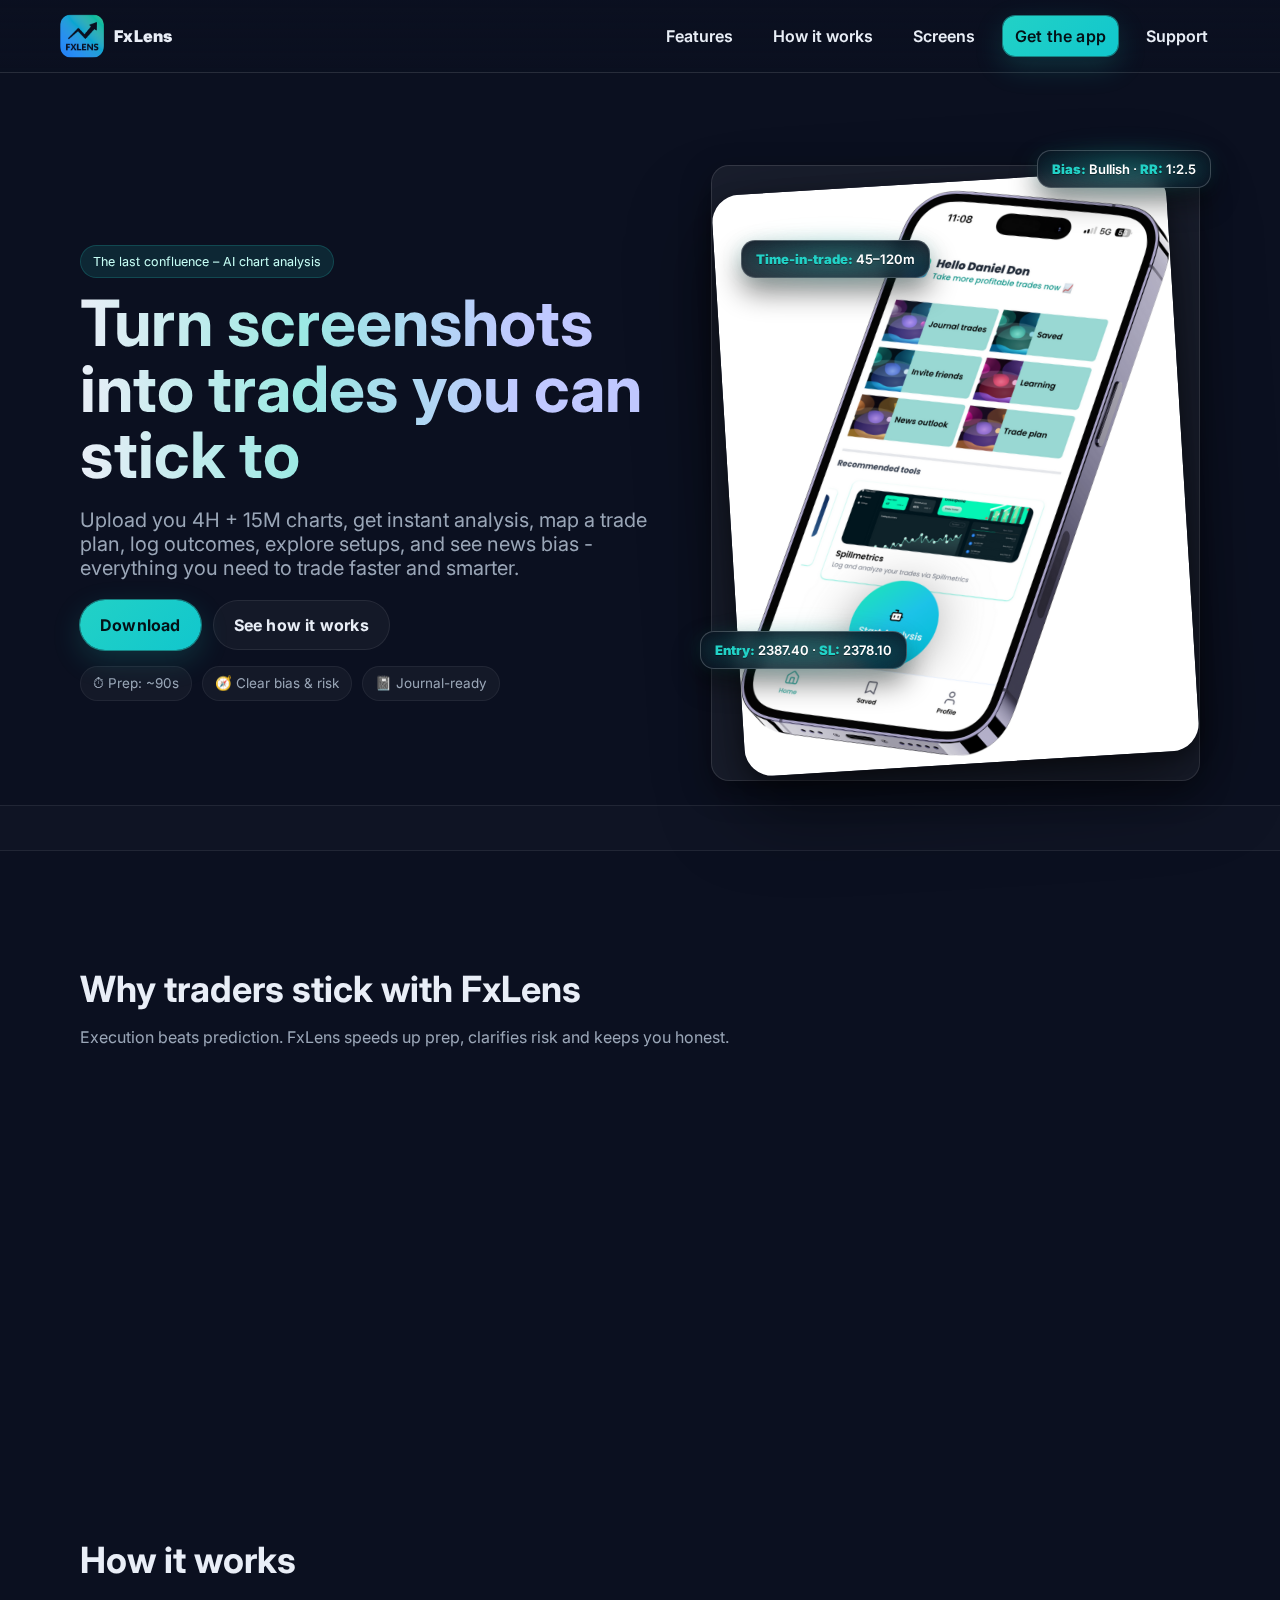
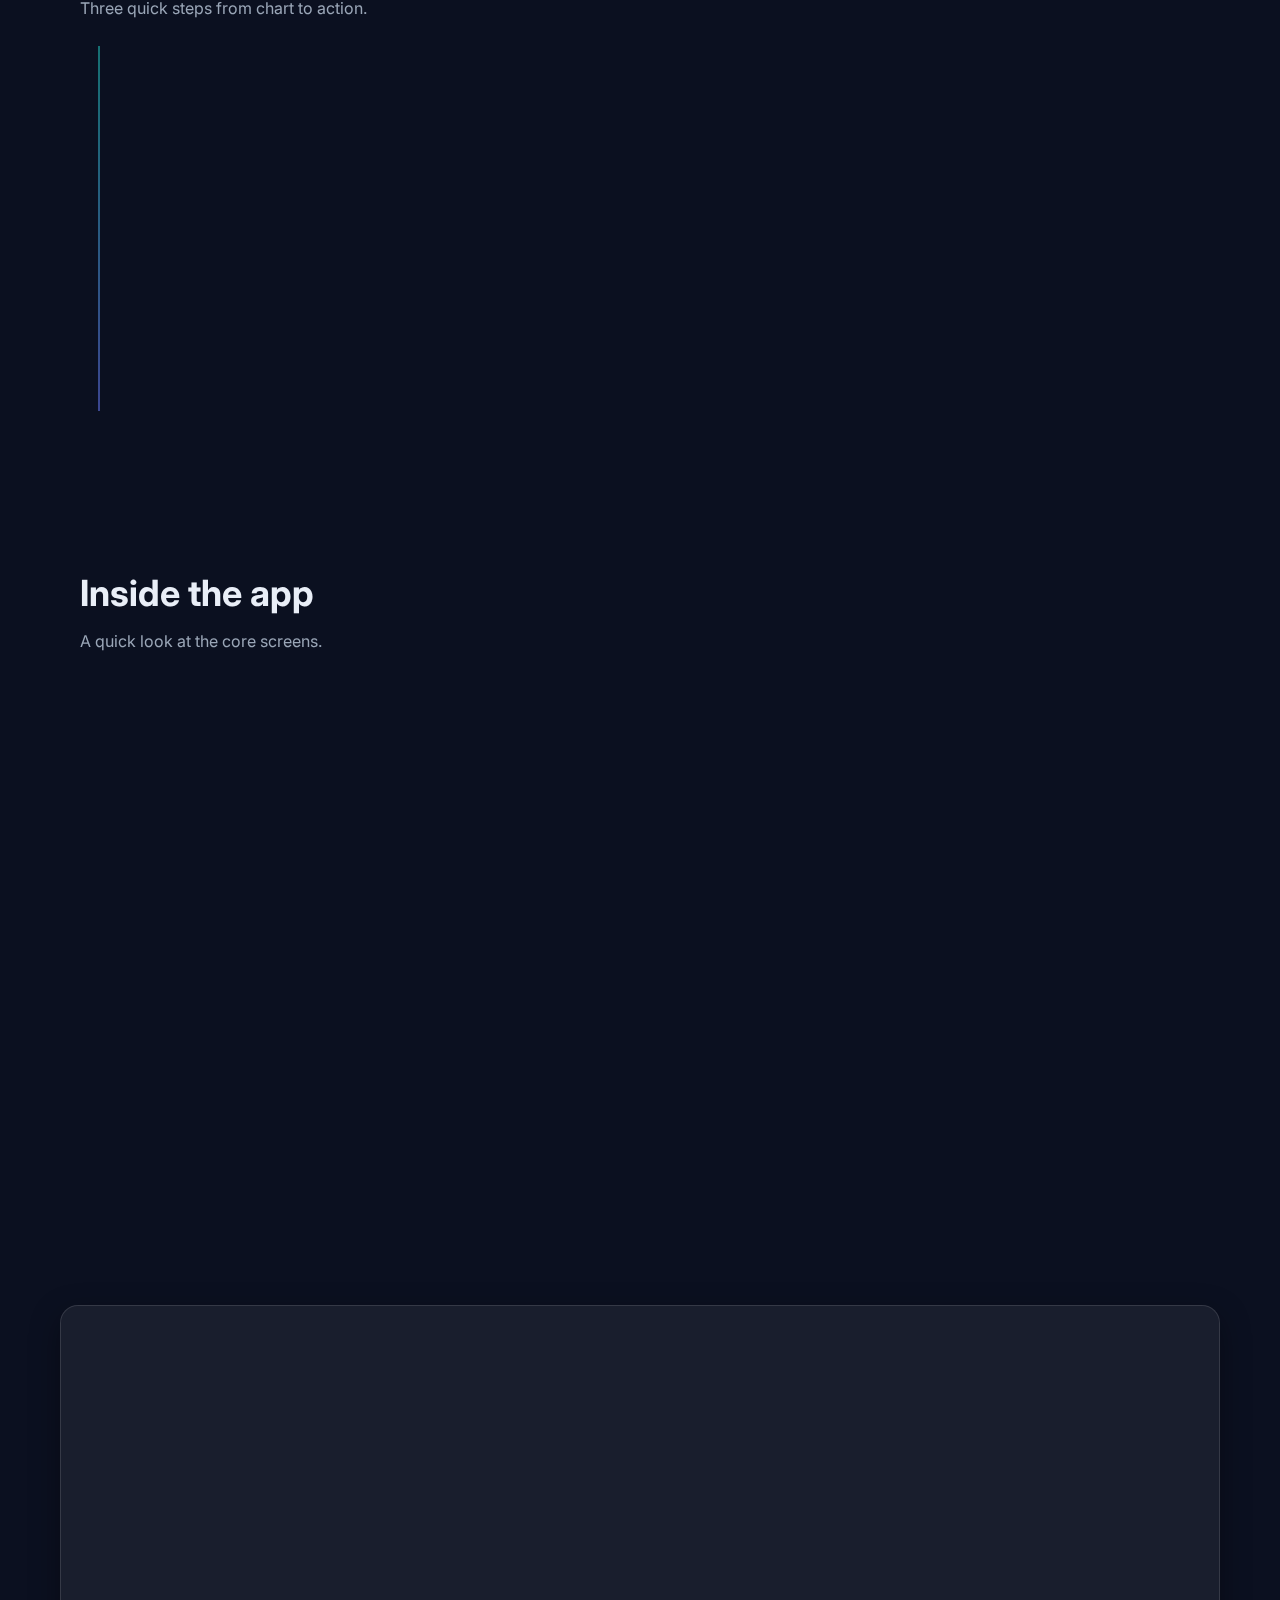
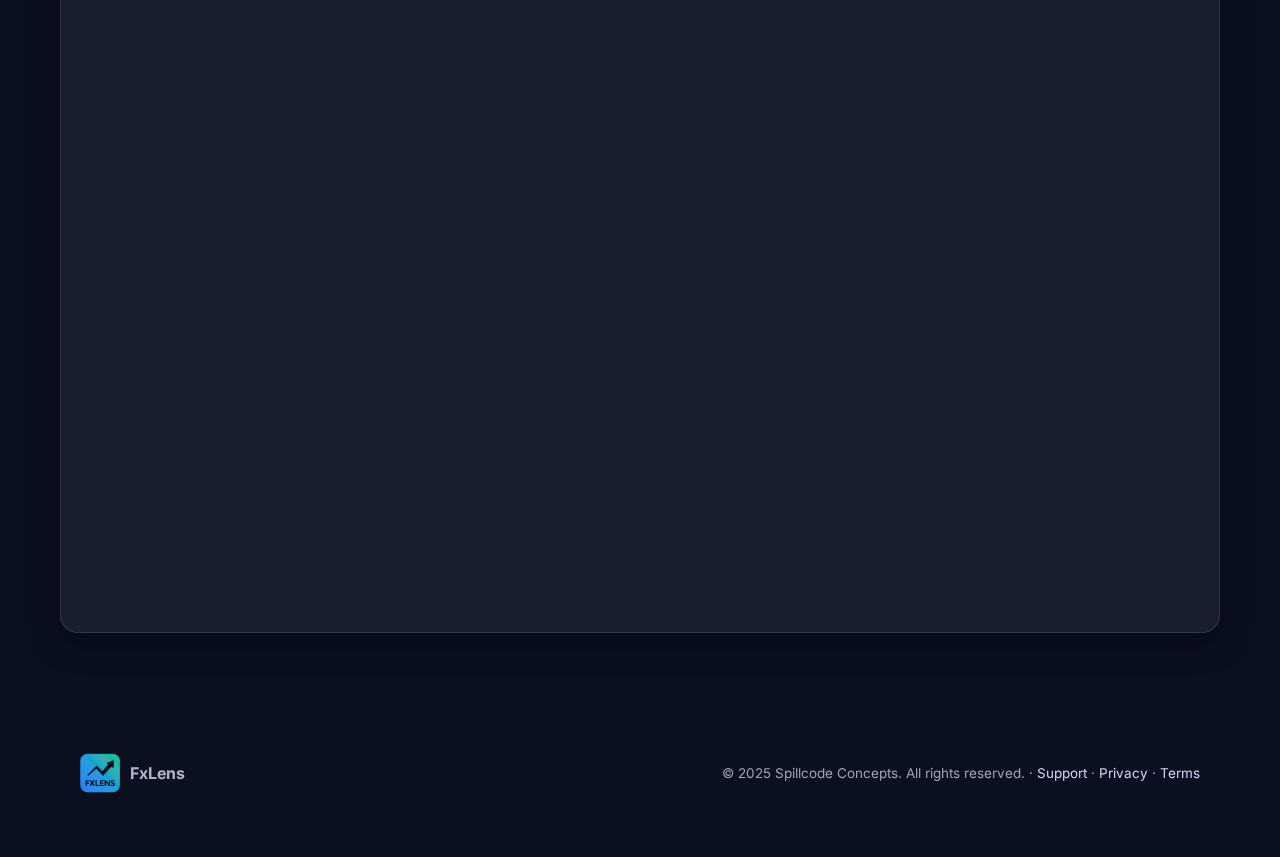
<file: index.html>
<!DOCTYPE html>
<html lang="en">
  <head>
    <!-- Essential Meta -->
    <meta charset="utf-8" />
    <meta name="viewport" content="width=device-width, initial-scale=1" />
    <title>FxLens – The last confluence | AI Forex Analysis App</title>
    <meta
      name="description"
      content="FxLens is the Shazam for trading. Instantly turn chart screenshots into smart, risk-first trade plans. Get AI analysis, news bias, journaling, trade planning and more – in under 30 seconds."
    />
    <meta
      name="keywords"
      content="FxLens, FxLens app, Shazam for trading, trading AI, AI forex analysis, forex journaling, trade plans, AI trading tools, forex calendar news, forex bias analysis, FxLens download"
    />
    <meta name="theme-color" content="#0B1020" />

    <!-- Open Graph / Social Sharing -->
    <meta
      property="og:title"
      content="FxLens – Shazam for Trading | AI Forex Analysis App"
    />
    <meta
      property="og:description"
      content="Turn your chart screenshots into clear, AI-powered trade plans in seconds. FxLens: smart forex analysis, trade journaling, and news bias all in one app."
    />
    <meta property="og:type" content="website" />
    <meta property="og:url" content="https://fxlens.app" />
    <meta property="og:image" content="https://fxlens.app/fxlens_icon.png" />
    <!-- replace with actual OG image -->

    <!-- Twitter Card -->
    <meta name="twitter:card" content="summary_large_image" />
    <meta
      name="twitter:title"
      content="FxLens – Shazam for Trading | AI Forex Analysis App"
    />
    <meta
      name="twitter:description"
      content="AI forex app that converts screenshots into smart trade plans. Shazam for trading, in your pocket."
    />
    <meta name="twitter:image" content="https://fxlens.app/fxlens_icon.png" />
    <!-- replace with actual Twitter image -->

    <!-- iOS Smart App Banner -->
    <meta name="apple-itunes-app" content="app-id=6748287547" />

    <!-- App Links (iOS) -->
    <meta property="al:ios:app_store_id" content="6748287547" />
    <meta property="al:ios:app_name" content="FxLens" />
    <meta property="al:ios:url" content="fxlens://open" />

    <!-- Canonical -->
    <link rel="canonical" href="https://fxlens.app" />

    <!-- Fonts -->
    <link rel="preconnect" href="https://fonts.googleapis.com" />
    <link rel="preconnect" href="https://fonts.gstatic.com" crossorigin />
    <link
      href="https://fonts.googleapis.com/css2?family=Inter:wght@400;500;600;700;800&display=swap"
      rel="stylesheet"
    />

    <!-- Favicon -->
    <link rel="icon" type="image/x-icon" href="/favicon.ico" />

    <!-- Organization -->
    <script type="application/ld+json">
      {
        "@context": "https://schema.org",
        "@type": "Organization",
        "name": "FxLens",
        "url": "https://fxlens.app",
        "logo": "https://fxlens.app/fxlens_icon.png",
        "sameAs": [
          "https://apps.apple.com/ng/app/fxlens-save-charting-time/id6748287547"
        ],
        "brand": { "@type": "Brand", "name": "FxLens" }
      }
    </script>

    <!-- Website -->
    <script type="application/ld+json">
      {
        "@context": "https://schema.org",
        "@type": "WebSite",
        "name": "FxLens",
        "url": "https://fxlens.app",
        "potentialAction": {
          "@type": "SearchAction",
          "target": "https://fxlens.app/search?q={search_term_string}",
          "query-input": "required name=search_term_string"
        }
      }
    </script>

    <!-- Mobile App / SoftwareApplication -->
    <script type="application/ld+json">
      {
        "@context": "https://schema.org",
        "@type": ["SoftwareApplication", "MobileApplication"],
        "name": "FxLens",
        "alternateName": "Shazam for Trading",
        "url": "https://fxlens.app",
        "image": "https://fxlens.app/fxlens_icon.png",
        "screenshot": [
          "https://fxlens.app/screenshots/1.jpg",
          "https://fxlens.app/screenshots/2.jpg",
          "https://fxlens.app/screenshots/3.jpg"
        ],
        "operatingSystem": "iOS",
        "applicationCategory": "FinanceApplication",
        "inLanguage": ["en"],
        "isAccessibleForFree": true,
        "downloadUrl": "https://apps.apple.com/ng/app/fxlens-save-charting-time/id6748287547",
        "installUrl": "https://apps.apple.com/ng/app/fxlens-save-charting-time/id6748287547",
        "offers": {
          "@type": "Offer",
          "url": "https://apps.apple.com/ng/app/fxlens-save-charting-time/id6748287547",
          "price": "0",
          "priceCurrency": "USD",
          "category": "Free",
          "availability": "https://schema.org/InStock"
        },
        "publisher": { "@type": "Organization", "name": "Spillmetrics" },
        "description": "FxLens is the Shazam for trading. Turn chart screenshots into clear, risk-first trade plans in seconds—AI analysis, news bias, journaling, and more.",
        "keywords": [
          "FxLens",
          "FxLens app",
          "Shazam for trading",
          "trading AI",
          "AI forex analysis",
          "AI trade analysis",
          "trade journaling",
          "forex news bias",
          "trade plan generator",
          "forex trading app"
        ],
        "featureList": [
          "Screenshot-to-trade-plan in under 30 seconds",
          "4H + 15M multi-timeframe AI analysis",
          "Directional bias, entry, SL/TP, and risk-reward",
          "News bias insights and event context",
          "Built-in journaling and performance tracking"
        ],
        "sameAs": [
          "https://apps.apple.com/ng/app/fxlens-save-charting-time/id6748287547"
        ]
      }
    </script>

    <style>
      :root {
        --bg: #0b1020;
        --surface: #0f162f;
        --card: #121a36;
        --text: #e9eef7;
        --muted: #9aa6b7;
        --brand: #22d1c6;
        --brand2: #00bcd4;
        --accent: #6b7cff;
        --radius: 18px;
        --shadow: 0 10px 30px rgba(0, 0, 0, 0.35);
        --glass: rgba(255, 255, 255, 0.06);
        --glass-b: 1px solid rgba(255, 255, 255, 0.12);
      }
      * {
        box-sizing: border-box;
      }
      html,
      body {
        margin: 0;
        background: var(--bg);
        color: var(--text);
        font-family: Inter, system-ui, -apple-system, Segoe UI, Roboto, Ubuntu,
          Cantarell, Helvetica Neue, Arial;
      }
      a {
        text-decoration: none;
        color: inherit;
      }
      img {
        display: block;
        max-width: 100%;
        height: auto;
      }
      .container {
        max-width: 1160px;
        margin: 0 auto;
        padding: 0 20px;
      }

      /* Ambient scene */
      .scene {
        position: fixed;
        inset: 0;
        z-index: -2;
        pointer-events: none;
      }
      .mesh {
        position: absolute;
        inset: -20% -20% auto -20%;
        height: 72vh;
        filter: blur(42px) saturate(120%);
        opacity: 0.95;
        background: radial-gradient(
            900px 420px at 12% 18%,
            rgba(34, 209, 198, 0.22),
            transparent 60%
          ),
          radial-gradient(
            800px 360px at 88% 10%,
            rgba(107, 124, 255, 0.2),
            transparent 60%
          ),
          radial-gradient(
            900px 420px at 50% 115%,
            rgba(0, 188, 212, 0.22),
            transparent 60%
          );
      }
      .gridlines {
        position: absolute;
        inset: 0;
        opacity: 0.06;
        background: linear-gradient(
              rgba(255, 255, 255, 0.05) 1px,
              transparent 1px
            )
            0 0/24px 24px,
          linear-gradient(90deg, rgba(255, 255, 255, 0.05) 1px, transparent 1px)
            0 0/24px 24px;
      }
      .grain {
        position: absolute;
        inset: 0;
        opacity: 0.06;
        background-image: url("data:image/svg+xml,%3Csvg xmlns='http://www.w3.org/2000/svg' width='120' height='120'%3E%3Cfilter id='n'%3E%3CfeTurbulence type='fractalNoise' baseFrequency='.9' numOctaves='2' stitchTiles='stitch'/%3E%3C/filter%3E%3Crect width='100%25' height='100%25' filter='url(%23n)' opacity='.5'/%3E%3C/svg%3E");
      }
      .beam {
        position: absolute;
        left: -10%;
        right: -10%;
        top: 0;
        height: 2px;
        background: linear-gradient(
          90deg,
          transparent,
          rgba(34, 209, 198, 0.6),
          transparent
        );
        filter: blur(1px);
        opacity: 0.6;
        animation: sweep 8s linear infinite;
      }
      @keyframes sweep {
        from {
          transform: translateX(-30%) translateY(0);
        }
        to {
          transform: translateX(30%) translateY(120vh);
        }
      }
      @media (prefers-reduced-motion: reduce) {
        .beam {
          display: none;
        }
      }

      /* Nav (keeps your external behaviors) */
      .nav {
        position: sticky;
        top: 0;
        z-index: 50;
        backdrop-filter: blur(10px);
        background: linear-gradient(
          180deg,
          rgba(11, 16, 32, 0.85),
          rgba(11, 16, 32, 0.55)
        );
        border-bottom: 1px solid rgba(255, 255, 255, 0.12);
      }
      .nav-inner {
        display: flex;
        align-items: center;
        justify-content: space-between;
        padding: 14px 0;
        gap: 12px;
      }
      .brand {
        display: flex;
        align-items: center;
        gap: 10px;
        font-weight: 800;
        letter-spacing: 0.3px;
      }
      .nav-links {
        display: flex;
        align-items: center;
        gap: 16px;
      }
      .nav-links a {
        padding: 10px 12px;
        border-radius: 12px;
        font-weight: 600;
      }
      .nav-links a:hover {
        background: rgba(255, 255, 255, 0.06);
      }
      .nav-toggle {
        display: none;
        background: transparent;
        border: 1px solid rgba(255, 255, 255, 0.18);
        border-radius: 10px;
        padding: 8px 10px;
        color: #e9eef7;
      }
      .nav-toggle svg {
        width: 22px;
        height: 22px;
      }
      @media (max-width: 860px) {
        .nav {
          padding: 0 20px;
        }
        .nav-toggle {
          display: inline-flex;
          align-items: center;
          justify-content: center;
        }
        .nav-links {
          position: fixed;
          top: 64px;
          right: 16px;
          left: 16px;
          flex-direction: column;
          align-items: stretch;
          gap: 8px;
          background: rgba(13, 18, 38, 0.9);
          border: 1px solid rgba(255, 255, 255, 0.12);
          border-radius: 16px;
          padding: 12px;
          box-shadow: 0 10px 30px rgba(0, 0, 0, 0.35);
          transform: translateY(-12px);
          opacity: 0;
          pointer-events: none;
          transition: opacity 0.18s ease, transform 0.18s ease;
        }
        .nav-links.open {
          opacity: 1;
          transform: translateY(0);
          pointer-events: auto;
        }
        .nav-links a {
          background: rgba(255, 255, 255, 0.04);
        }
        .nav-links a.btn-primary {
          text-align: center;
        }
      }

      /* Buttons */
      .btn {
        display: inline-flex;
        align-items: center;
        gap: 10px;
        padding: 14px 20px;
        border-radius: 999px;
        font-weight: 700;
        letter-spacing: 0.2px;
        border: 0;
        cursor: pointer;
        position: relative;
        transition: transform 0.08s ease, filter 0.2s ease;
      }
      .btn:hover {
        filter: brightness(1.05);
      }
      .btn:active {
        transform: translateY(1px) scale(0.99);
      }
      .btn-primary {
        color: #041016;
        background: linear-gradient(135deg, var(--brand), var(--brand2));
        background-size: 200% 200%;
        animation: gradShift 8s ease infinite;
        box-shadow: 0 0 0 1px rgba(34, 209, 198, 0.55),
          0 10px 30px rgba(34, 209, 198, 0.18);
      }
      .btn-outline {
        background: transparent;
        border: 1px solid rgba(255, 255, 255, 0.18);
        color: var(--text);
      }
      .btn-ghost {
        background: rgba(255, 255, 255, 0.04);
        border: 1px solid rgba(255, 255, 255, 0.08);
        color: var(--text);
      }
      @keyframes gradShift {
        0% {
          background-position: 0% 50%;
        }
        50% {
          background-position: 100% 50%;
        }
        100% {
          background-position: 0% 50%;
        }
      }

      /* Sections */
      .section {
        padding: 80px 0;
      }
      .section-title {
        font-size: clamp(26px, 3.4vw, 36px);
        margin: 0 0 12px;
      }
      .section-sub {
        color: var(--muted);
        margin-bottom: 28px;
      }

      /* Hero */
      .hero {
        padding: 92px 0 36px;
      }
      .hero-grid {
        display: grid;
        grid-template-columns: 1.2fr 1fr;
        gap: 44px;
        align-items: center;
      }
      .kicker {
        display: inline-flex;
        align-items: center;
        gap: 10px;
        font-size: 12.5px;
        padding: 8px 12px;
        border-radius: 999px;
        background: rgba(34, 209, 198, 0.12);
        border: 1px solid rgba(34, 209, 198, 0.2);
        color: #c7fff6;
      }
      h1 {
        font-size: clamp(36px, 5.6vw, 64px);
        line-height: 1.03;
        margin: 12px 0;
      }
      .title {
        background: linear-gradient(90deg, #e9eef7, #9be9e3 38%, #c0c8ff 75%);
        -webkit-background-clip: text;
        background-clip: text;
        color: transparent;
      }
      .lead {
        font-size: clamp(16px, 2.1vw, 20px);
        color: var(--muted);
        max-width: 62ch;
      }
      .hero-ctas {
        display: flex;
        flex-wrap: wrap;
        gap: 12px;
        margin-top: 20px;
      }
      .proof {
        display: flex;
        gap: 10px;
        flex-wrap: wrap;
        margin-top: 16px;
        font-size: 13.5px;
        color: var(--muted);
      }
      .chip {
        display: inline-flex;
        align-items: center;
        gap: 8px;
        padding: 8px 12px;
        border-radius: 999px;
        background: rgba(255, 255, 255, 0.04);
        border: 1px solid rgba(255, 255, 255, 0.06);
      }

      .mockwrap {
        position: relative;
        padding: 16px;
        border-radius: var(--radius);
        background: var(--glass);
        border: var(--glass-b);
        box-shadow: var(--shadow);
        overflow: visible;
      }
      .mock {
        width: 100%;
        border-radius: 28px;
        box-shadow: 0 30px 80px rgba(0, 0, 0, 0.55),
          0 6px 18px rgba(0, 0, 0, 0.35);
        transform: rotate(-3.5deg);
      }

      /* Floating chips: add edge glow + readable contrast + motion */
      .float {
        position: absolute;
        z-index: 2;
        padding: 10px 14px;
        border-radius: 14px;
        font-size: 13px;
        font-weight: 600;
        color: #fff;
        border: 1px solid rgba(255, 255, 255, 0.22);
        background: linear-gradient(
          180deg,
          rgba(10, 14, 28, 0.93),
          rgba(10, 14, 28, 0.86)
        );
        backdrop-filter: blur(8px) saturate(140%);
        box-shadow: 0 14px 28px rgba(0, 0, 0, 0.48);
        text-shadow: 0 1px 0 rgba(0, 0, 0, 0.4);
      }
      /* inner glow */
      .float::before {
        content: "";
        position: absolute;
        inset: -2px;
        border-radius: inherit;
        pointer-events: none;
        background: radial-gradient(
          120% 120% at 50% 50%,
          rgba(34, 209, 198, 0.55),
          transparent 60%
        );
        filter: blur(8px);
        opacity: 0.45;
        z-index: -1;
      }
      /* outer ambient glow */
      .float::after {
        content: "";
        position: absolute;
        inset: -8px;
        border-radius: inherit;
        pointer-events: none;
        background: radial-gradient(
          100% 100% at 50% 50%,
          rgba(34, 209, 198, 0.25),
          transparent 60%
        );
        filter: blur(12px);
        opacity: 0.55;
        z-index: -2;
      }
      .float b {
        color: var(--brand);
      }

      /* placement */
      .f1 {
        top: -16px;
        right: -12px;
      }
      .f2 {
        bottom: 18%;
        left: -12px;
      }
      .f3 {
        top: 12%;
        left: 6%;
      }

      /* bobbing motion */
      @keyframes bob {
        0%,
        100% {
          transform: translateY(0);
        }
        50% {
          transform: translateY(-6px);
        }
      }
      .f1 {
        animation: bob 6s ease-in-out infinite;
      }
      .f2 {
        animation: bob 7s ease-in-out -1s infinite;
      }
      .f3 {
        animation: bob 8s ease-in-out -2s infinite;
      }

      /* ROI ticker */
      .ticker {
        margin: 24px 0 0;
        border-top: 1px solid rgba(255, 255, 255, 0.08);
        border-bottom: 1px solid rgba(255, 255, 255, 0.08);
        background: rgba(255, 255, 255, 0.02);
      }
      .marquee {
        display: flex;
        gap: 40px;
        white-space: nowrap;
        overflow: hidden;
      }
      .marquee p {
        display: inline-block;
        padding: 12px 0;
        margin: 0;
        opacity: 0.9;
      }
      .marquee .gain {
        color: #8ff6d1;
      }
      .marquee .save {
        color: #b7c5ff;
      }
      .marquee-track {
        display: inline-block;
        padding-left: 100%;
        animation: scroll 22s linear infinite;
      }
      @keyframes scroll {
        to {
          transform: translateX(-100%);
        }
      }
      @media (prefers-reduced-motion: reduce) {
        .marquee-track {
          animation: none;
        }
      }

      /* Features */
      .features {
        display: grid;
        grid-template-columns: repeat(3, 1fr);
        gap: 18px;
      }
      .feature {
        position: relative;
        padding: 18px;
        border-radius: 18px;
        background: linear-gradient(
          180deg,
          rgba(255, 255, 255, 0.05),
          rgba(255, 255, 255, 0.02)
        );
        border: 1px solid rgba(255, 255, 255, 0.06);
        overflow: hidden;
      }
      .feature::before {
        content: "";
        position: absolute;
        inset: -1px;
        border-radius: 20px;
        padding: 1px;
        background: conic-gradient(
          from 180deg,
          rgba(34, 209, 198, 0.5),
          rgba(107, 124, 255, 0.5),
          rgba(34, 209, 198, 0.5)
        );
        -webkit-mask: linear-gradient(#000 0 0) content-box,
          linear-gradient(#000 0 0);
        -webkit-mask-composite: xor;
        mask-composite: exclude;
        opacity: 0;
        transition: opacity 0.25s ease;
      }
      .feature:hover::before {
        opacity: 1;
      }
      .feature h3 {
        margin: 6px 0 8px;
        font-size: 18px;
      }
      .feature p {
        color: var(--muted);
        font-size: 15px;
      }

      /* Timeline */
      .timeline {
        position: relative;
        margin-top: 20px;
      }
      .timeline::before {
        content: "";
        position: absolute;
        left: 18px;
        top: 0;
        bottom: 0;
        width: 2px;
        background: linear-gradient(var(--brand), var(--accent));
        opacity: 0.5;
      }
      .step {
        position: relative;
        display: grid;
        grid-template-columns: 36px 1fr;
        gap: 14px;
        padding: 16px 0;
      }
      .num {
        width: 36px;
        height: 36px;
        border-radius: 999px;
        display: grid;
        place-items: center;
        background: linear-gradient(135deg, var(--brand), var(--accent));
        color: #03121a;
        font-weight: 800;
        box-shadow: 0 8px 18px rgba(0, 0, 0, 0.35);
      }
      .note {
        font-size: 13.5px;
        color: var(--muted);
      }

      /* Screens */
      .gallery {
        display: grid;
        grid-template-columns: repeat(5, 1fr);
        gap: 10px;
      }
      .shot {
        border-radius: 16px;
        overflow: hidden;
        border: 1px solid rgba(255, 255, 255, 0.08);
        background: #0e1326;
        transform: translateY(0);
        transition: transform 0.25s ease, border-color 0.25s ease,
          box-shadow 0.25s ease;
      }
      .shot:hover {
        transform: translateY(-4px);
        border-color: rgba(34, 209, 198, 0.35);
        box-shadow: 0 16px 40px rgba(0, 0, 0, 0.35);
      }

      /* CTA & badges */
      .glass {
        background: var(--glass);
        border: var(--glass-b);
        border-radius: var(--radius);
        box-shadow: var(--shadow);
      }
      .cta-band {
        display: grid;
        grid-template-columns: 1.5fr 1fr;
        gap: 26px;
        align-items: center;
        padding: 22px;
      }
      .store-badge img {
        height: 55px;
        width: auto;
        display: block;
        transition: transform 0.2s ease, filter 0.2s ease;
        margin-top: 15px;
      }
      .store-badge img:hover {
        transform: scale(1.05);
        filter: brightness(1.1);
      }
      .footer {
        padding: 40px 0 64px;
        color: #aab6c8;
      }
      .footer a {
        color: #c8d6f6;
      }

      /* Reveal */
      .reveal {
        opacity: 0;
        transform: translateY(14px);
        transition: opacity 0.5s ease, transform 0.5s ease;
      }
      .reveal.is-visible {
        opacity: 1;
        transform: none;
      }

      /* Responsive layout + chip positions */
      @media (max-width: 1080px) {
        .hero-grid {
          grid-template-columns: 1fr;
        }
        .cta-band {
          grid-template-columns: 1fr;
        }
        .features {
          grid-template-columns: 1fr 1fr;
        }
        .gallery {
          grid-template-columns: repeat(2, 1fr);
        }
        /* bring chips inside edges on tablets */
        .f1 {
          top: -10px;
          right: 6px;
        }
        .f2 {
          bottom: 10%;
          left: 6px;
        }
        .f3 {
          top: auto;
          bottom: 6%;
          left: auto;
          right: 6%;
        }
      }
      @media (max-width: 680px) {
        .features {
          grid-template-columns: 1fr;
        }
        .float {
          font-size: 12px;
          padding: 8px 10px;
        }
        .f1 {
          top: -6px;
          right: 6px;
        }
        .f2 {
          bottom: 6%;
          left: 6px;
        }
        .f3 {
          bottom: 14%;
          right: 50%;
          transform: translateX(50%);
        }
      }
      @media (prefers-reduced-motion: reduce) {
        .f1,
        .f2,
        .f3 {
          animation: none;
        }
      }
    </style>
  </head>
  <body>
    <!-- Ambient background -->
    <div class="scene" aria-hidden="true">
      <div class="mesh"></div>
      <div class="beam"></div>
      <div class="gridlines"></div>
      <div class="grain"></div>
    </div>

    <!-- Nav -->
    <header class="nav" role="banner">
      <div class="container nav-inner">
        <a class="brand" href="#top" aria-label="FxLens home">
          <img
            src="fxlens_icon.png"
            alt="FxLens"
            style="width: 44px; height: 44px; border-radius: 12px"
          />
          <strong>FxLens</strong>
        </a>
        <nav class="nav-links" id="site-nav" aria-label="Primary">
          <a href="#features">Features</a>
          <a href="#how">How it works</a>
          <a href="#screens">Screens</a>
          <a href="#download" class="btn btn-primary">Get the app</a>
          <a href="support.html">Support</a>
        </nav>
        <button
          class="nav-toggle"
          aria-label="Toggle menu"
          aria-expanded="false"
        >
          <svg
            viewBox="0 0 24 24"
            fill="none"
            stroke="currentColor"
            stroke-width="2"
            aria-hidden="true"
          >
            <path d="M3 6h18M3 12h18M3 18h18" />
          </svg>
        </button>
      </div>
    </header>

    <main id="top">
      <!-- Hero -->
      <section class="hero">
        <div class="container hero-grid">
          <div class="reveal">
            <span class="kicker">The last confluence – AI chart analysis</span>
            <h1 class="title">Turn screenshots into trades you can stick to</h1>
            <p class="lead">
              Upload you 4H + 15M charts, get instant analysis, map a trade
              plan, log outcomes, explore setups, and see news bias - everything
              you need to trade faster and smarter.
            </p>
            <div class="hero-ctas">
              <a class="btn btn-primary" href="#download">Download</a>
              <a class="btn btn-ghost" href="#how">See how it works</a>
            </div>
            <div class="proof" aria-label="Reasons to trust FxLens">
              <span class="chip">⏱ Prep: ~90s</span>
              <span class="chip">🧭 Clear bias & risk</span>
              <span class="chip">📓 Journal-ready</span>
            </div>
          </div>

          <div class="mockwrap reveal">
            <img class="mock" src="mockup.png" alt="FxLens app mockup" />
            <div class="float f1"><b>Bias:</b> Bullish · <b>RR:</b> 1:2.5</div>
            <div class="float f2">
              <b>Entry:</b> 2387.40 · <b>SL:</b> 2378.10
            </div>
            <div class="float f3"><b>Time-in-trade:</b> 45–120m</div>
          </div>
        </div>

        <div class="ticker" aria-hidden="true">
          <div class="marquee">
            <div class="marquee-track">
              <p class="gain">Save ~20–45 min per setup ||</p>
              <p class="save">Journal in 1m ||</p>
              <p class="gain">Risk-first analysis keep you disciplined ||</p>
              <p class="save">Bias + Entry + SL/TP in one view</p>
            </div>
            <div class="marquee-track" aria-hidden="true">
              <p class="gain">Save ~20–45 min per setup ||</p>
              <p class="save">Journal in 1 minute ||</p>
              <p class="gain">Risk-first analysis keep you disciplined ||</p>
              <p class="save">Bias + Entry + SL/TP in one view</p>
            </div>
          </div>
        </div>
      </section>

      <!-- Features -->
      <section class="section" id="features">
        <div class="container">
          <h2 class="section-title">Why traders stick with FxLens</h2>
          <p class="section-sub">
            Execution beats prediction. FxLens speeds up prep, clarifies risk
            and keeps you honest.
          </p>
          <div class="features">
            <div class="feature reveal">
              <h3>AI chart analysis</h3>
              <p>
                Upload your 4H and 15M screenshots. Get bias, entries, SL/TP,
                RR, strength and duration in seconds.
              </p>
            </div>
            <div class="feature reveal">
              <h3>Personal trade plan</h3>
              <p>
                Set goals, risk limits, instruments and session rules. Turn
                discipline into a repeatable edge.
              </p>
            </div>
            <div class="feature reveal">
              <h3>News with AI bias</h3>
              <p>
                High-impact events explained in simple words, with directional
                bias for linked pairs.
              </p>
            </div>
            <div class="feature reveal">
              <h3>Learning library</h3>
              <p>
                Clean breakdowns of chart patterns and candlestick signals with
                real trade context.
              </p>
            </div>
            <div class="feature reveal">
              <h3>Trade journaling</h3>
              <p>
                Log setups and outcomes. Track execution quality and spot
                patterns that move your PnL.
              </p>
            </div>
            <div class="feature reveal">
              <h3>Spillmetrics ready</h3>
              <p>
                Send trades to Spillmetrics and share metrics with mentors or
                your trading circle.
              </p>
            </div>
          </div>
        </div>
      </section>

      <!-- How it works -->
      <section class="section" id="how">
        <div class="container">
          <h2 class="section-title">How it works</h2>
          <p class="section-sub">Three quick steps from chart to action.</p>
          <div class="timeline">
            <div class="step reveal">
              <div class="num">1</div>
              <div>
                <h3>Pick instrument and upload charts</h3>
                <p class="note">
                  Use clear images with visible price digits for the best
                  results.
                </p>
              </div>
            </div>
            <div class="step reveal">
              <div class="num">2</div>
              <div>
                <h3>Get a copy-and-paste analysis</h3>
                <p class="note">
                  Bias, entry, SL/TP, RR, strength and duration — ready for your
                  plan.
                </p>
              </div>
            </div>
            <div class="step reveal">
              <div class="num">3</div>
              <div>
                <h3>Execute and journal</h3>
                <p class="note">
                  Stick to your rules, track outcomes and improve with each
                  setup.
                </p>
              </div>
            </div>
          </div>
        </div>
      </section>

      <!-- Screens -->
      <section class="section" id="screens">
        <div class="container">
          <h2 class="section-title">Inside the app</h2>
          <p class="section-sub">A quick look at the core screens.</p>
          <div class="gallery">
            <div class="shot reveal">
              <img
                loading="lazy"
                src="screen-1.png"
                alt="FxLens screenshot 1"
              />
            </div>
            <div class="shot reveal">
              <img
                loading="lazy"
                src="screen-2.png"
                alt="FxLens screenshot 2"
              />
            </div>
            <div class="shot reveal">
              <img
                loading="lazy"
                src="screen-3.png"
                alt="FxLens screenshot 3"
              />
            </div>
            <div class="shot reveal">
              <img
                loading="lazy"
                src="screen-4.png"
                alt="FxLens screenshot 4"
              />
            </div>
            <div class="shot reveal">
              <img
                loading="lazy"
                src="screen-5.png"
                alt="FxLens screenshot 5"
              />
            </div>
          </div>
        </div>
      </section>

      <!-- CTA -->
      <section class="section" id="download">
        <div class="container glass">
          <div class="cta-band">
            <div class="reveal">
              <h2 class="section-title" style="margin: 0">
                Start trading with clarity
              </h2>
              <p class="section-sub" style="margin: 6px 0 16px">
                Install FxLens and make better decisions in less time. Your edge
                is discipline plus clear signals — get both in one place.
              </p>
              <div class="">
                <a
                  class="store-badge appstore"
                  href="https://apps.apple.com/ng/app/fxlens/id6748287547"
                  aria-label="Download on the App Store"
                >
                  <img
                    src="appstore_download.png"
                    alt="Download on the App Store"
                  />
                </a>
                <a
                  class="store-badge"
                  href="https://play.google.com/store/apps/details?id=com.danieldon.fxlens"
                  aria-label="Get it on Google Play"
                >
                  <img src="playstore-badge.svg" alt="Get it on Google Play" />
                </a>
              </div>
              <p class="note" style="margin-top: 10px">
                This is not financial advice. Always do your own research and
                consult a financial advisor before trading.
              </p>
            </div>
            <div class="glass reveal" style="padding: 10px">
              <img
                src="screen-2.png"
                alt="FxLens UI preview"
                style="border-radius: 14px"
              />
            </div>
          </div>
        </div>
      </section>
    </main>

    <footer class="footer">
      <div class="container">
        <div
          style="
            display: flex;
            align-items: center;
            justify-content: space-between;
            gap: 12px;
            flex-wrap: wrap;
          "
        >
          <div style="display: flex; align-items: center; gap: 10px">
            <img
              src="fxlens_icon.png"
              alt="FxLens"
              style="width: 40px; height: 40px"
            />
            <strong>FxLens</strong>
          </div>
          <div class="note">
            © 2025 Spillcode Concepts. All rights reserved. ·
            <a href="support.html">Support</a> ·
            <a
              href="https://www.privacypolicies.com/live/fb4b5873-1a47-4c89-99e1-089fafc67a75"
              target="_blank"
              rel="noopener"
              >Privacy</a
            >
            ·
            <a
              href="https://www.apple.com/legal/internet-services/itunes/dev/stdeula/"
              target="_blank"
              rel="noopener"
              >Terms</a
            >
          </div>
        </div>
      </div>
    </footer>

    <script>
      // Smooth scroll
      document.querySelectorAll('a[href^="#"]').forEach((a) => {
        a.addEventListener("click", (e) => {
          const id = a.getAttribute("href");
          if (id.length > 1) {
            e.preventDefault();
            document
              .querySelector(id)
              ?.scrollIntoView({ behavior: "smooth", block: "start" });
          }
        });
      });
      // Mobile nav
      const toggle = document.querySelector(".nav-toggle");
      const nav = document.getElementById("site-nav");
      toggle?.addEventListener("click", () => {
        const open = nav.classList.toggle("open");
        toggle.setAttribute("aria-expanded", open ? "true" : "false");
      });
      nav?.querySelectorAll("a").forEach((link) =>
        link.addEventListener("click", () => {
          if (nav.classList.contains("open")) {
            nav.classList.remove("open");
            toggle.setAttribute("aria-expanded", "false");
          }
        })
      );
      // Reveal
      const io =
        "IntersectionObserver" in window
          ? new IntersectionObserver(
              (entries) => {
                entries.forEach((entry) => {
                  if (entry.isIntersecting) {
                    entry.target.classList.add("is-visible");
                    io.unobserve(entry.target);
                  }
                });
              },
              { threshold: 0.12 }
            )
          : null;
      document.querySelectorAll(".reveal").forEach((el) => io?.observe(el));
    </script>
  </body>
</html>
</file>
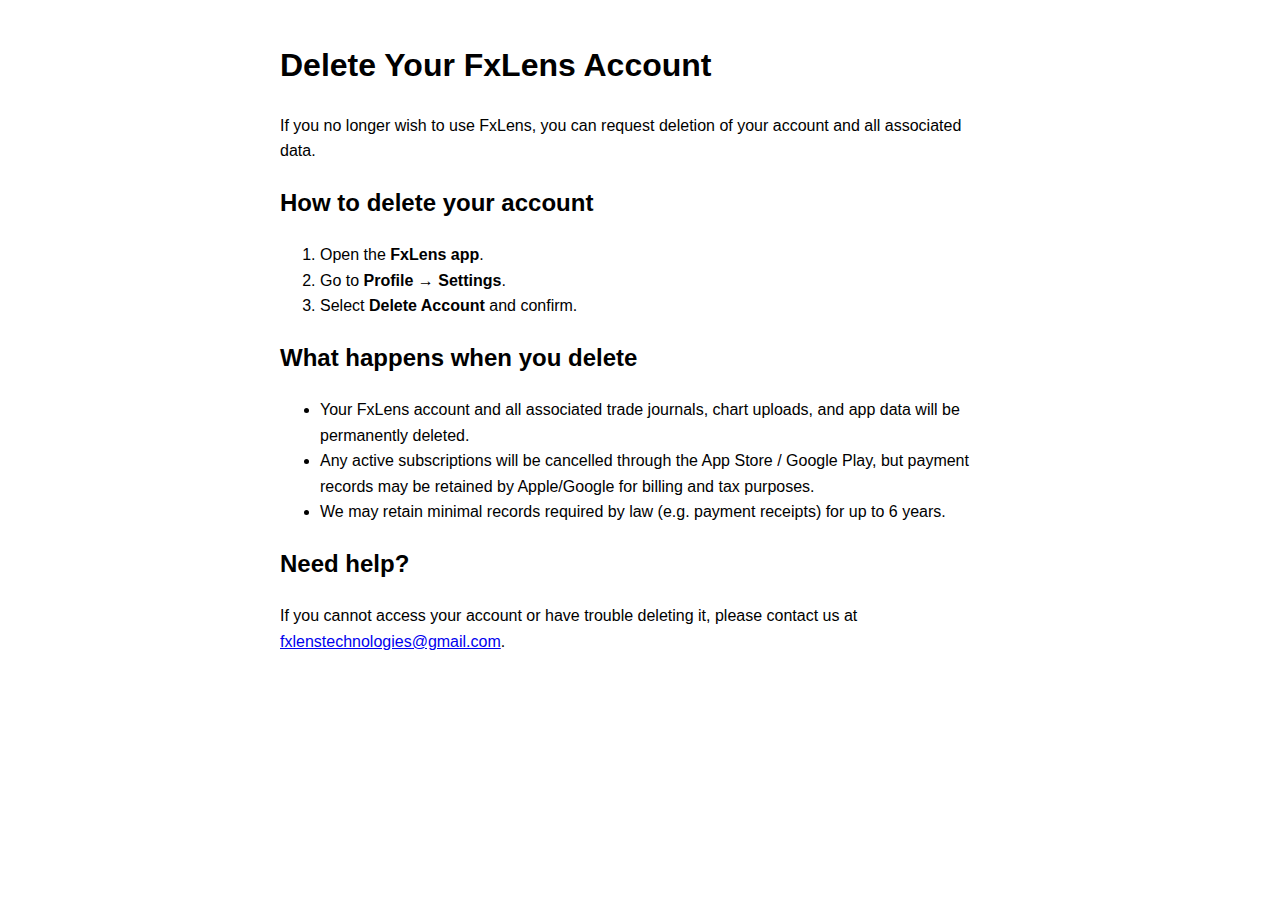
<file: delete-account/index.html>
<!doctype html>
<html lang="en">
<head>
  <meta charset="utf-8" />
  <meta name="viewport" content="width=device-width, initial-scale=1" />
  <title>Delete Your FxLens Account</title>
</head>
<body style="font-family: sans-serif; max-width: 720px; margin: 40px auto; padding: 0 16px; line-height: 1.6;">
  <h1>Delete Your FxLens Account</h1>
  <p>If you no longer wish to use FxLens, you can request deletion of your account and all associated data.</p>

  <h2>How to delete your account</h2>
  <ol>
    <li>Open the <strong>FxLens app</strong>.</li>
    <li>Go to <strong>Profile → Settings</strong>.</li>
    <li>Select <strong>Delete Account</strong> and confirm.</li>
  </ol>

  <h2>What happens when you delete</h2>
  <ul>
    <li>Your FxLens account and all associated trade journals, chart uploads, and app data will be permanently deleted.</li>
    <li>Any active subscriptions will be cancelled through the App Store / Google Play, but payment records may be retained by Apple/Google for billing and tax purposes.</li>
    <li>We may retain minimal records required by law (e.g. payment receipts) for up to 6 years.</li>
  </ul>

  <h2>Need help?</h2>
  <p>If you cannot access your account or have trouble deleting it, please contact us at 
    <a href="mailto:fxlenstechnologies@gmail.com">fxlenstechnologies@gmail.com</a>.
  </p>
</body>
</html>
</file>
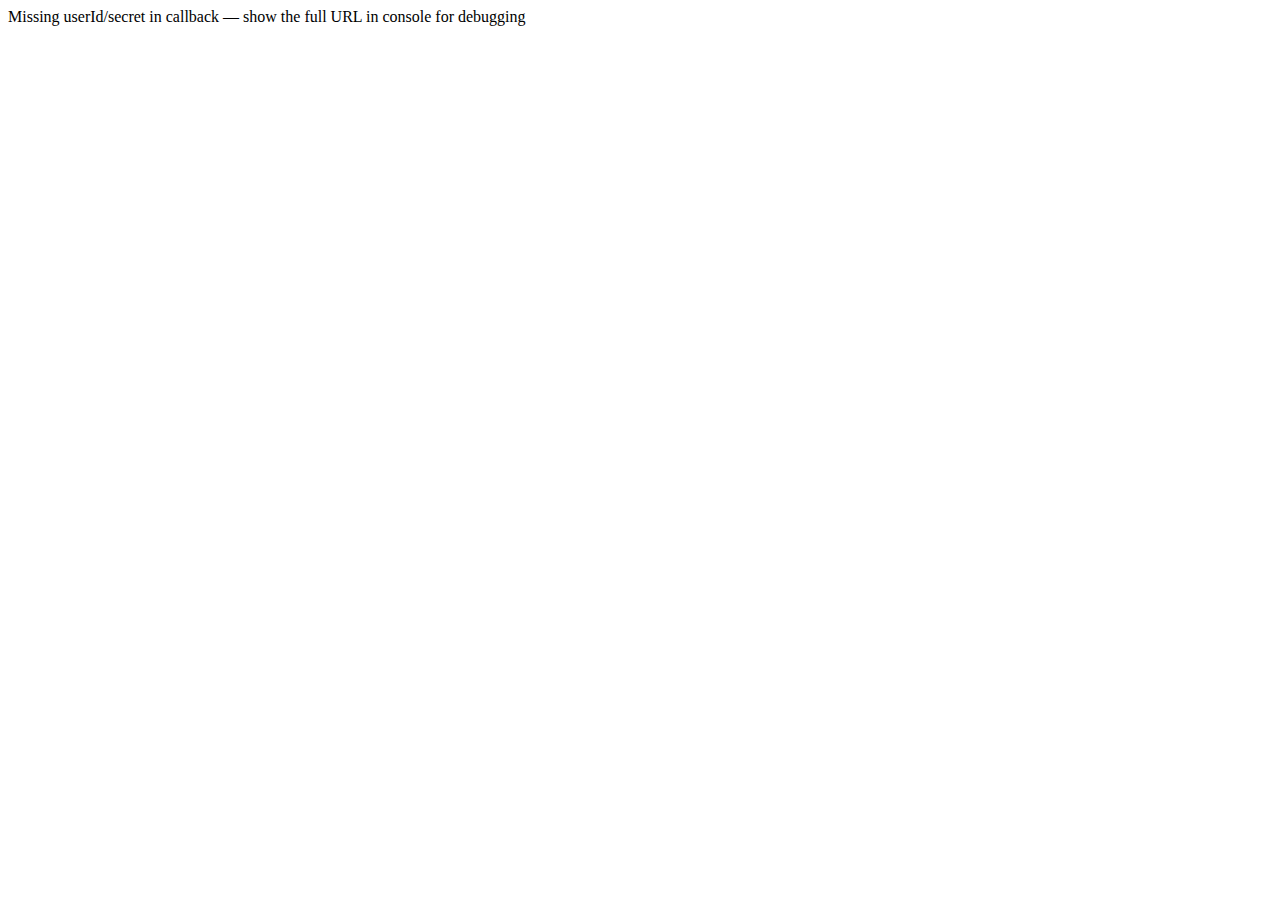
<file: oauth-redirect.html>
<!doctype html>
<html>
<head><meta charset="utf-8"/><meta name="viewport" content="width=device-width,initial-scale=1"/></head>
<body>
  <div id="status">Redirecting…</div>
  <script>
  (function () {
    const qs = new URLSearchParams(window.location.search || window.location.hash.replace('#','?') || '');
    const userId = qs.get('userId');
    const secret = qs.get('secret');
    const error = qs.get('error');
    // Primary app scheme (matches Appwrite platform and app.json)
    const APP_SCHEME = 'appwrite-callback-6854257a000c3a519205://auth';
    const ALT_SCHEME = 'fxlens://oauth';

    if (error) {
      document.getElementById('status').innerText = 'OAuth Error: ' + error;
      return;
    }
    if (userId && secret) {
      const target = `${APP_SCHEME}?userId=${encodeURIComponent(userId)}&secret=${encodeURIComponent(secret)}`;
      // Try multiple redirect methods
      try { window.location.replace(target); } catch(e){}
      setTimeout(()=>{ try{ window.location.href = target; }catch(e){} }, 200);
      setTimeout(()=>{ 
        try {
          const intent = 'intent://' + target.replace(/^[^:]+:\/\//,'') + '#Intent;scheme=' + target.split(':')[0] + ';package=com.danieldon.fxlens;end';
          window.location.href = intent;
        } catch(e){}
      }, 600);
      // clickable fallback
      document.body.innerHTML = `<p>If redirect fails, <a href="${target}">open the app</a></p>`;
    } else {
      document.getElementById('status').innerText = 'Missing userId/secret in callback — show the full URL in console for debugging';
      console.log('Full redirect URL:', window.location.href);
    }
  })();
  </script>
</body>
</html>
</file>
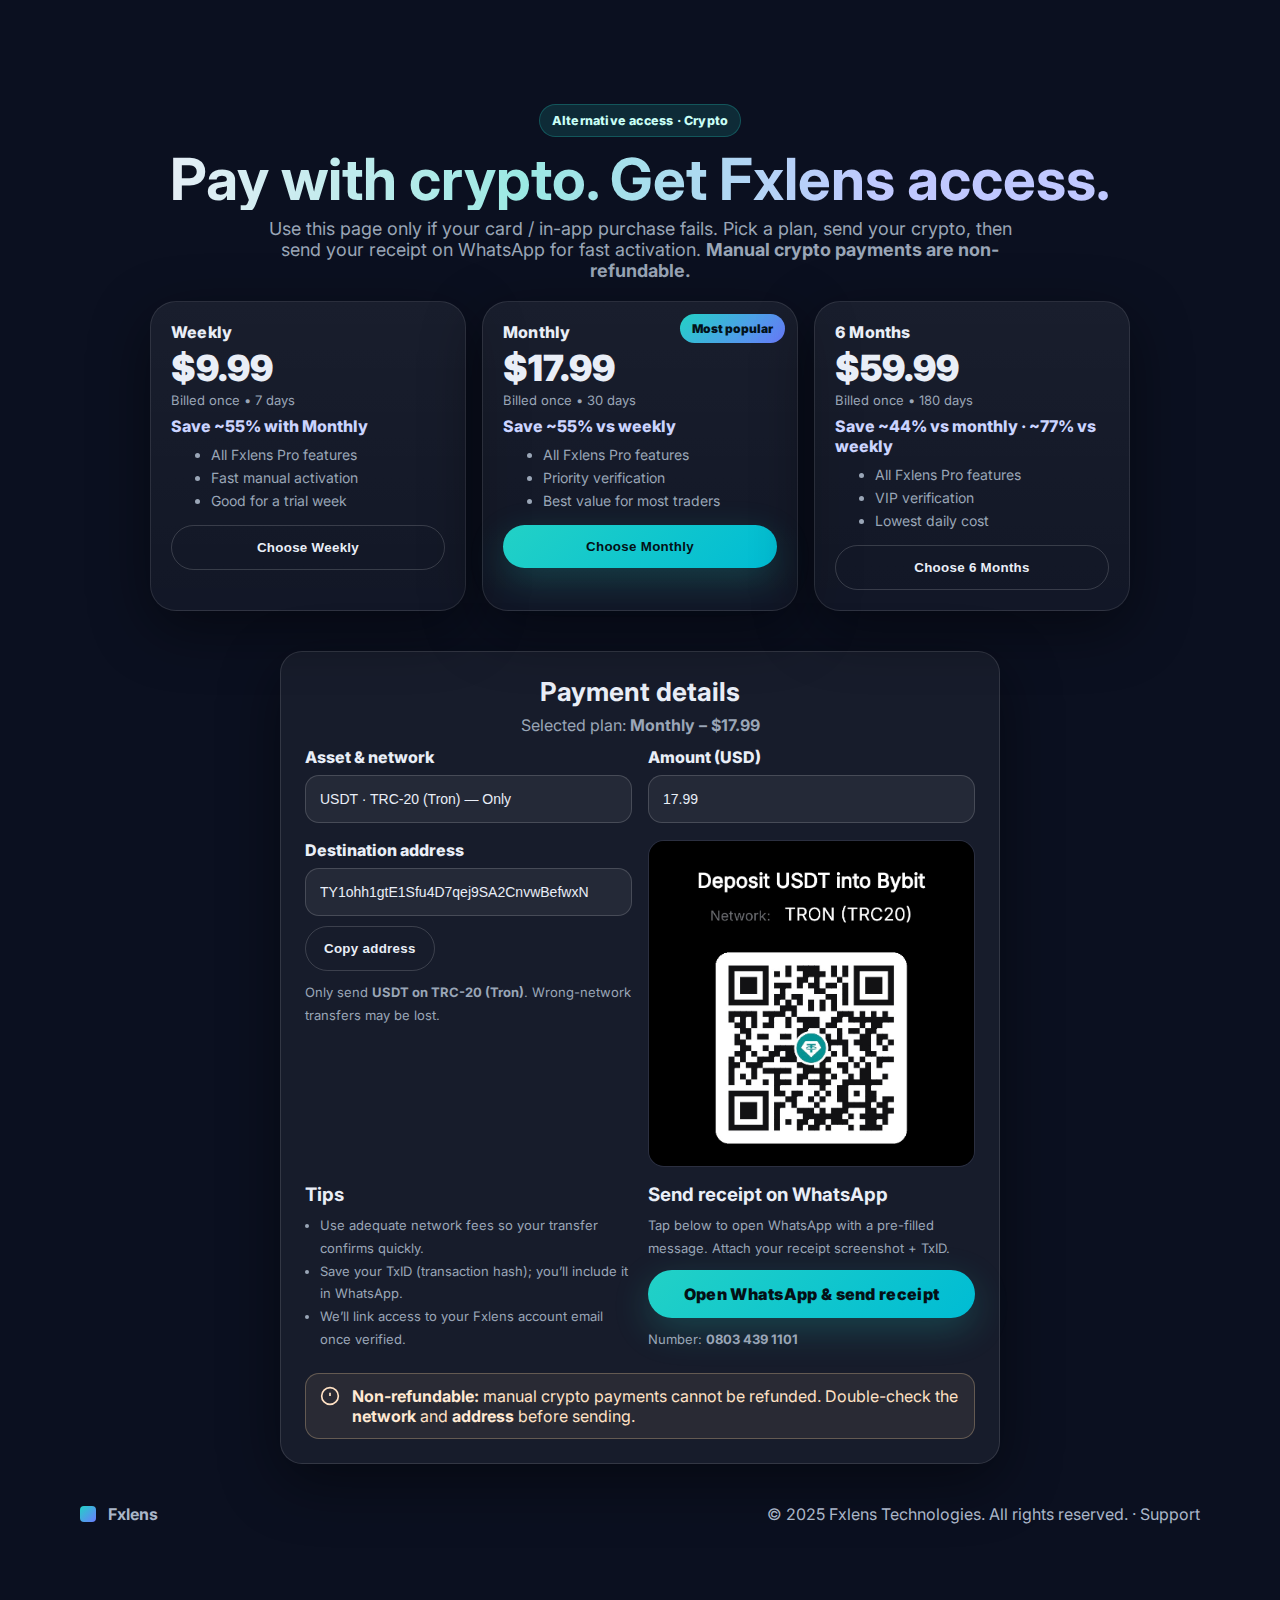
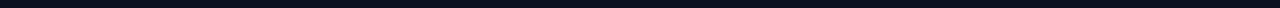
<file: payment.html>
<!DOCTYPE html>
<html lang="en">
  <head>
    <meta charset="utf-8" />
    <meta name="viewport" content="width=device-width, initial-scale=1" />
    <title>Fxlens · Crypto Payments</title>
    <meta
      name="description"
      content="Pay with crypto for Fxlens Weekly, Monthly, or 6-Month access. Send receipt via WhatsApp for fast activation. Manual crypto payments are non-refundable."
    />
    <meta name="theme-color" content="#0B1020" />

    <link rel="preconnect" href="https://fonts.googleapis.com" />
    <link rel="preconnect" href="https://fonts.gstatic.com" crossorigin />
    <link
      href="https://fonts.googleapis.com/css2?family=Inter:wght@400;500;600;700;800;900&display=swap"
      rel="stylesheet"
    />

    <style>
      /* ---------- Mobile-first Design System ---------- */
      :root {
        --bg: #0b1020;
        --surface: #0f162f;
        --card: #121a36;
        --text: #e9eef7;
        --muted: #9aa6b7;
        --brand: #22d1c6;
        --brand2: #00bcd4;
        --accent: #6b7cff;
        --danger: #ffd6a3;
        --radius: 18px;
        --radius-lg: 22px;
        --radius-xl: 26px;
        --shadow: 0 18px 60px rgba(0, 0, 0, 0.45);
        --gridline: rgba(140, 149, 255, 0.07);
        --pad: 20px;
        --gap: 16px;
        --content-w: 980px;
        --content-w-wide: 1120px;
      }
      * {
        box-sizing: border-box;
      }
      html,
      body {
        margin: 0;
        background: var(--bg);
        color: var(--text);
        font-family: Inter, system-ui, -apple-system, Segoe UI, Roboto, Ubuntu,
          Cantarell, Helvetica Neue, Arial;
        -webkit-font-smoothing: antialiased;
      }
      a {
        color: inherit;
        text-decoration: none;
      }

      /* Page gutters */
      .page {
        padding-inline: clamp(20px, 6vw, 56px);
        padding-block: 12px;
      }
      .container {
        margin: 0 auto;
        width: 100%;
        max-width: var(--content-w);
      }
      .container-wide {
        margin: 0 auto;
        width: 100%;
        max-width: var(--content-w-wide);
      }

      /* Ambient grid + mesh (back) */
      .scene {
        position: fixed;
        inset: 0;
        z-index: -2;
        pointer-events: none;
      }
      .mesh {
        position: absolute;
        inset: -20% -20% auto -20%;
        height: 64vh;
        filter: blur(44px) saturate(120%);
        opacity: 0.94;
        background: radial-gradient(
            840px 380px at 10% 16%,
            rgba(34, 209, 198, 0.22),
            transparent 60%
          ),
          radial-gradient(
            760px 340px at 92% 10%,
            rgba(107, 124, 255, 0.2),
            transparent 60%
          ),
          radial-gradient(
            880px 400px at 50% 120%,
            rgba(0, 188, 212, 0.18),
            transparent 60%
          );
      }
      .gridlines {
        position: absolute;
        inset: 0;
        background: linear-gradient(
              to right,
              var(--gridline) 1px,
              transparent 1px
            )
            0 0/28px 28px,
          linear-gradient(to bottom, var(--gridline) 1px, transparent 1px) 0 0/28px
            28px;
        opacity: 0.6;
        mask-image: radial-gradient(
          90% 60% at 50% 20%,
          rgba(255, 255, 255, 0.9),
          transparent 70%
        );
      }

      /* Hero (centered) */
      .hero {
        padding: 92px 0 20px;
        text-align: center;
      }
      .kicker {
        display: inline-flex;
        align-items: center;
        gap: 10px;
        font-size: 12.5px;
        padding: 8px 12px;
        border-radius: 999px;
        background: rgba(34, 209, 198, 0.14);
        border: 1px solid rgba(34, 209, 198, 0.26);
        color: #c9fff6;
        font-weight: 800;
        letter-spacing: 0.2px;
      }
      h1 {
        margin: 12px 0 8px;
        font-size: clamp(32px, 6.4vw, 58px);
        line-height: 1.06;
        background: linear-gradient(90deg, #e9eef7, #9be9e3 38%, #c0c8ff 75%);
        -webkit-background-clip: text;
        background-clip: text;
        color: transparent;
      }
      .lead {
        margin: 0 auto;
        color: var(--muted);
        max-width: 70ch;
        font-size: clamp(15px, 3.8vw, 18px);
      }

      /* Auto-grid: pricing cards */
      .auto-grid {
        display: grid;
        gap: var(--gap);
      }
      /* Stack on mobile */
      .auto-grid.cols-3 {
        grid-template-columns: 1fr;
      }
      /* 2-up on small tablets */
      @media (min-width: 640px) {
        .auto-grid.cols-3 {
          grid-template-columns: repeat(2, minmax(0, 1fr));
        }
      }
      /* 3-up on desktops */
      @media (min-width: 960px) {
        .auto-grid.cols-3 {
          grid-template-columns: repeat(3, minmax(0, 1fr));
        }
      }
      .auto-grid.cols-3 > .card {
        min-width: 0;
      }

      /* Cards */
      .card {
        position: relative;
        background: linear-gradient(
          180deg,
          rgba(255, 255, 255, 0.06),
          rgba(255, 255, 255, 0.03)
        );
        border: 1px solid rgba(255, 255, 255, 0.1);
        border-radius: var(--radius-xl);
        box-shadow: var(--shadow);
        padding: 20px;
        display: flex;
        flex-direction: column;
      }
      .pill {
        position: absolute;
        top: 12px;
        right: 12px;
        font-size: 12px;
        padding: 7px 12px;
        border-radius: 999px;
        background: linear-gradient(135deg, var(--brand), var(--accent));
        color: #03121a;
        font-weight: 900;
      }
      .plan {
        font-weight: 800;
        letter-spacing: 0.2px;
      }
      .price {
        font-size: 36px;
        font-weight: 900;
        margin: 4px 0 2px;
      }
      .unit {
        color: var(--muted);
        font-size: 13px;
      }
      .save {
        margin-top: 8px;
        font-weight: 800;
        color: #cbd4ff;
      }
      .features {
        margin: 10px 0 16px;
        color: var(--muted);
        font-size: 14px;
      }
      .features li {
        margin: 6px 0;
      }
      .btn {
        display: inline-flex;
        align-items: center;
        justify-content: center;
        gap: 10px;
        padding: 14px 18px;
        border-radius: 999px;
        border: 0;
        cursor: pointer;
        font-weight: 900;
        letter-spacing: 0.3px;
        width: 100%;
      }
      .btn-primary {
        color: #041016;
        background: linear-gradient(135deg, var(--brand), var(--brand2));
        box-shadow: 0 12px 36px rgba(34, 209, 198, 0.22);
      }
      .btn-outline {
        background: transparent;
        border: 1px solid rgba(255, 255, 255, 0.16);
        color: var(--text);
      }

      /* Section titles */
      .section-title {
        font-size: clamp(20px, 5vw, 26px);
        margin: 0 0 8px;
        text-align: center;
      }
      .section-sub {
        color: var(--muted);
        text-align: center;
        margin: 0 0 12px;
      }

      /* Payment: mobile-first single column, centered card width */
      .panel {
        margin-top: 30px;
        background: rgba(255, 255, 255, 0.05);
        border: 1px solid rgba(255, 255, 255, 0.12);
        border-radius: var(--radius-lg);
        box-shadow: var(--shadow);
        padding: 20px;
      }
      .panel-narrow {
        max-width: 720px;
        margin: 0 auto;
      }
      .row {
        display: grid;
        grid-template-columns: 1fr;
        gap: 16px;
      }
      label {
        display: block;
        font-weight: 800;
        margin-bottom: 8px;
      }
      input[type="text"] {
        width: 100%;
        padding: 15px 14px;
        border-radius: 14px;
        border: 1px solid rgba(255, 255, 255, 0.16);
        background: rgba(255, 255, 255, 0.06);
        color: var(--text);
        font-size: 14px;
      }
      .actions {
        display: flex;
        align-items: center;
        gap: 10px;
        flex-wrap: wrap;
        margin-top: 10px;
      }
      .qr {
        width: 100%;
        border-radius: 16px;
        border: 1px solid rgba(255, 255, 255, 0.12);
        background: #0e1326;
        aspect-ratio: 1/1;
        display: grid;
        place-items: center;
        overflow: hidden;
      }
      .tips {
        color: var(--muted);
        font-size: 13px;
        line-height: 1.75;
      }

      /* Notice */
      .notice {
        margin-top: 14px;
        display: grid;
        grid-template-columns: auto 1fr;
        gap: 12px;
        align-items: start;
        padding: 12px 14px;
        border-radius: 14px;
        background: rgba(255, 214, 163, 0.08);
        border: 1px solid rgba(255, 214, 163, 0.28);
        color: #ffe1c4;
      }
      .notice b {
        color: #ffe9d3;
      }

      /* Responsive upsizes */
      @media (min-width: 640px) {
        .row.cols-2 {
          grid-template-columns: 1fr 1fr;
        }
        .panel {
          margin-top: 34px;
          padding: 22px;
        }
      }
      @media (min-width: 960px) {
        .panel {
          margin-top: 40px;
          padding: 24px;
        }
      }
    </style>
  </head>
  <body>
    <!-- Ambient background with neon grid -->
    <div class="scene" aria-hidden="true">
      <div class="mesh"></div>
      <div class="gridlines"></div>
    </div>

    <main class="page">
      <!-- HERO (centered) -->
      <section class="container hero" id="top">
        <span class="kicker">Alternative access · Crypto</span>
        <h1>Pay with crypto. Get Fxlens access.</h1>
        <p class="lead">
          Use this page only if your card / in-app purchase fails. Pick a plan,
          send your crypto, then send your receipt on WhatsApp for fast
          activation.
          <strong>Manual crypto payments are non-refundable.</strong>
        </p>
      </section>

      <!-- PRICING CARDS -->
      <section class="container" style="margin-bottom: 18px">
        <div class="auto-grid cols-3" aria-label="Plans">
          <!-- Weekly -->
          <article class="card" data-pick-plan="weekly">
            <div>
              <div class="plan">Weekly</div>
              <div class="price">$9.99</div>
              <div class="unit">Billed once • 7 days</div>
              <div class="save">Save ~55% with Monthly</div>
              <ul class="features">
                <li>All Fxlens Pro features</li>
                <li>Fast manual activation</li>
                <li>Good for a trial week</li>
              </ul>
            </div>
            <button class="btn btn-outline">Choose Weekly</button>
          </article>

          <!-- Monthly -->
          <article class="card" data-pick-plan="monthly">
            <div class="pill">Most popular</div>
            <div>
              <div class="plan">Monthly</div>
              <div class="price">$17.99</div>
              <div class="unit">Billed once • 30 days</div>
              <div class="save">Save ~55% vs weekly</div>
              <ul class="features">
                <li>All Fxlens Pro features</li>
                <li>Priority verification</li>
                <li>Best value for most traders</li>
              </ul>
            </div>
            <button class="btn btn-primary">Choose Monthly</button>
          </article>

          <!-- 6 Months -->
          <article class="card" data-pick-plan="6m">
            <div>
              <div class="plan">6 Months</div>
              <div class="price">$59.99</div>
              <div class="unit">Billed once • 180 days</div>
              <div class="save">Save ~44% vs monthly · ~77% vs weekly</div>
              <ul class="features">
                <li>All Fxlens Pro features</li>
                <li>VIP verification</li>
                <li>Lowest daily cost</li>
              </ul>
            </div>
            <button class="btn btn-outline">Choose 6 Months</button>
          </article>
        </div>
      </section>

      <!-- PAYMENT DETAILS -->
      <section
        class="container panel panel-narrow"
        aria-label="Payment details"
      >
        <h2 class="section-title">Payment details</h2>
        <p class="section-sub" id="planLabel">
          Selected plan: <b>Monthly – $17.99</b>
        </p>

        <div class="row cols-2">
          <div>
            <label for="network">Asset & network</label>
            <input
              id="network"
              type="text"
              value="USDT · TRC-20 (Tron) — Only"
              readonly
            />
          </div>
          <div>
            <label for="amount">Amount (USD)</label>
            <input id="amount" type="text" value="17.99" inputmode="decimal" />
          </div>
        </div>

        <div class="row cols-2">
          <div>
            <label for="address" style="margin-top: 5%"
              >Destination address</label
            >
            <input id="address" type="text" readonly value="" />
            <div class="actions">
              <button
                class="btn btn-outline"
                id="copyBtn"
                type="button"
                style="width: auto"
              >
                Copy address
              </button>
              <span class="tips"
                >Only send <b>USDT on TRC-20 (Tron)</b>. Wrong-network transfers
                may be lost.</span
              >
            </div>
          </div>
          <div
            class="qr"
            aria-label="Payment QR"
            style="margin-top: 5%; margin-bottom: 5%"
          >
            <img
              id="qr"
              alt="QR code"
              src="/payment-qr.jpg"
              style="width: 100%; height: 100%; object-fit: cover"
            />
          </div>
        </div>

        <div class="row cols-2">
          <div>
            <h3 style="margin: 0 0 8px">Tips</h3>
            <ul class="tips" style="margin: 0 0 8px -25px">
              <li>
                Use adequate network fees so your transfer confirms quickly.
              </li>
              <li>
                Save your TxID (transaction hash); you’ll include it in
                WhatsApp.
              </li>
              <li>
                We’ll link access to your Fxlens account email once verified.
              </li>
            </ul>
          </div>
          <div>
            <h3 style="margin: 0 0 8px">Send receipt on WhatsApp</h3>
            <p class="tips" style="margin: 0 0 8px">
              Tap below to open WhatsApp with a pre-filled message. Attach your
              receipt screenshot + TxID.
            </p>
            <div class="actions">
              <a
                id="waBtn"
                class="btn btn-primary"
                target="_blank"
                rel="noopener"
                href="#"
                >Open WhatsApp & send receipt</a
              >
              <span class="tips">Number: <b>0803 439 1101</b></span>
            </div>
          </div>
        </div>

        <div class="notice" role="note">
          <svg
            width="20"
            height="20"
            viewBox="0 0 24 24"
            fill="none"
            stroke="currentColor"
            stroke-width="2"
            aria-hidden="true"
          >
            <circle cx="12" cy="12" r="10"></circle>
            <path d="M12 8v4" />
            <path d="M12 16h.01" />
          </svg>
          <div>
            <b>Non-refundable:</b> manual crypto payments cannot be refunded.
            Double-check the <b>network</b> and <b>address</b> before sending.
          </div>
        </div>
      </section>

      <footer class="page" style="padding: 40px 0 72px; color: #aab6c8">
        <div
          class="container-wide"
          style="
            display: flex;
            align-items: center;
            justify-content: space-between;
            gap: 12px;
            flex-wrap: wrap;
          "
        >
          <div style="display: flex; align-items: center; gap: 12px">
            <div
              style="
                width: 16px;
                height: 16px;
                border-radius: 4px;
                background: linear-gradient(
                  135deg,
                  var(--brand),
                  var(--accent)
                );
              "
            ></div>
            <strong>Fxlens</strong>
          </div>
          <div class="mini">
            © 2025 Fxlens Technologies. All rights reserved. ·
            <a href="/support.html">Support</a>
          </div>
        </div>
      </footer>
    </main>

    <script>
      // Wallet addresses (replace with real)
      const ADDRESSES = {
        USDT_TRON: "TY1ohh1gtE1Sfu4D7qej9SA2CnvwBefwxN", // TRC-20 T...
      };

      const PLANS = {
        weekly: { label: "Weekly", amount: 9.99 },
        monthly: { label: "Monthly", amount: 17.99 },
        "6m": { label: "6 Months", amount: 59.99 },
      };

      let currentPlan = "monthly";
      let currentNetwork = "USDT_TRON";

      const planCards = document.querySelectorAll("[data-pick-plan]");
      const planLabel = document.getElementById("planLabel");
      const amountEl = document.getElementById("amount");
      const addrEl = document.getElementById("address");
      const qrImg = document.getElementById("qr");
      const copyBtn = document.getElementById("copyBtn");
      const waBtn = document.getElementById("waBtn");

      planCards.forEach((card) => {
        card.addEventListener("click", (e) => {
          if (e.target.closest("button")) {
            const id = card.getAttribute("data-pick-plan");
            currentPlan = id;
            const { label, amount } = PLANS[currentPlan];
            planLabel.innerHTML = `Selected plan: <b>${label} – $${amount.toFixed(
              2
            )}</b>`;
            amountEl.value = amount.toFixed(2);
            updateWA();
            document
              .querySelector(".panel")
              ?.scrollIntoView({ behavior: "smooth", block: "start" });
          }
        });
      });

      copyBtn.addEventListener("click", async () => {
        try {
          await navigator.clipboard.writeText(addrEl.value);
          copyBtn.textContent = "Copied!";
          setTimeout(() => (copyBtn.textContent = "Copy address"), 1400);
        } catch {
          alert("Copy failed. Select and copy manually.");
        }
      });

      function updateAddressAndQR() {
        const addr = ADDRESSES[currentNetwork] || "SET_ADDRESS_FIRST";
        addrEl.value = addr;
        const payload = encodeURIComponent(addr);
        qrImg.src = `/payment-qr.jpg`; // Keep your static QR
        qrImg.alt = `QR for USDT · TRC-20 (Tron)`;
      }

      function updateWA() {
        const { label, amount } = PLANS[currentPlan];
        const phone = "2348034391101";
        const msg = `Hello team, I just paid for the ${label.toLowerCase()} plan ($${amount.toFixed(
          2
        )}). Here is my receipt attached.`;
        waBtn.href = `https://wa.me/${phone}?text=${encodeURIComponent(msg)}`;
      }

      // init
      updateAddressAndQR();
      updateWA();
    </script>
  </body>
</html>
</file>
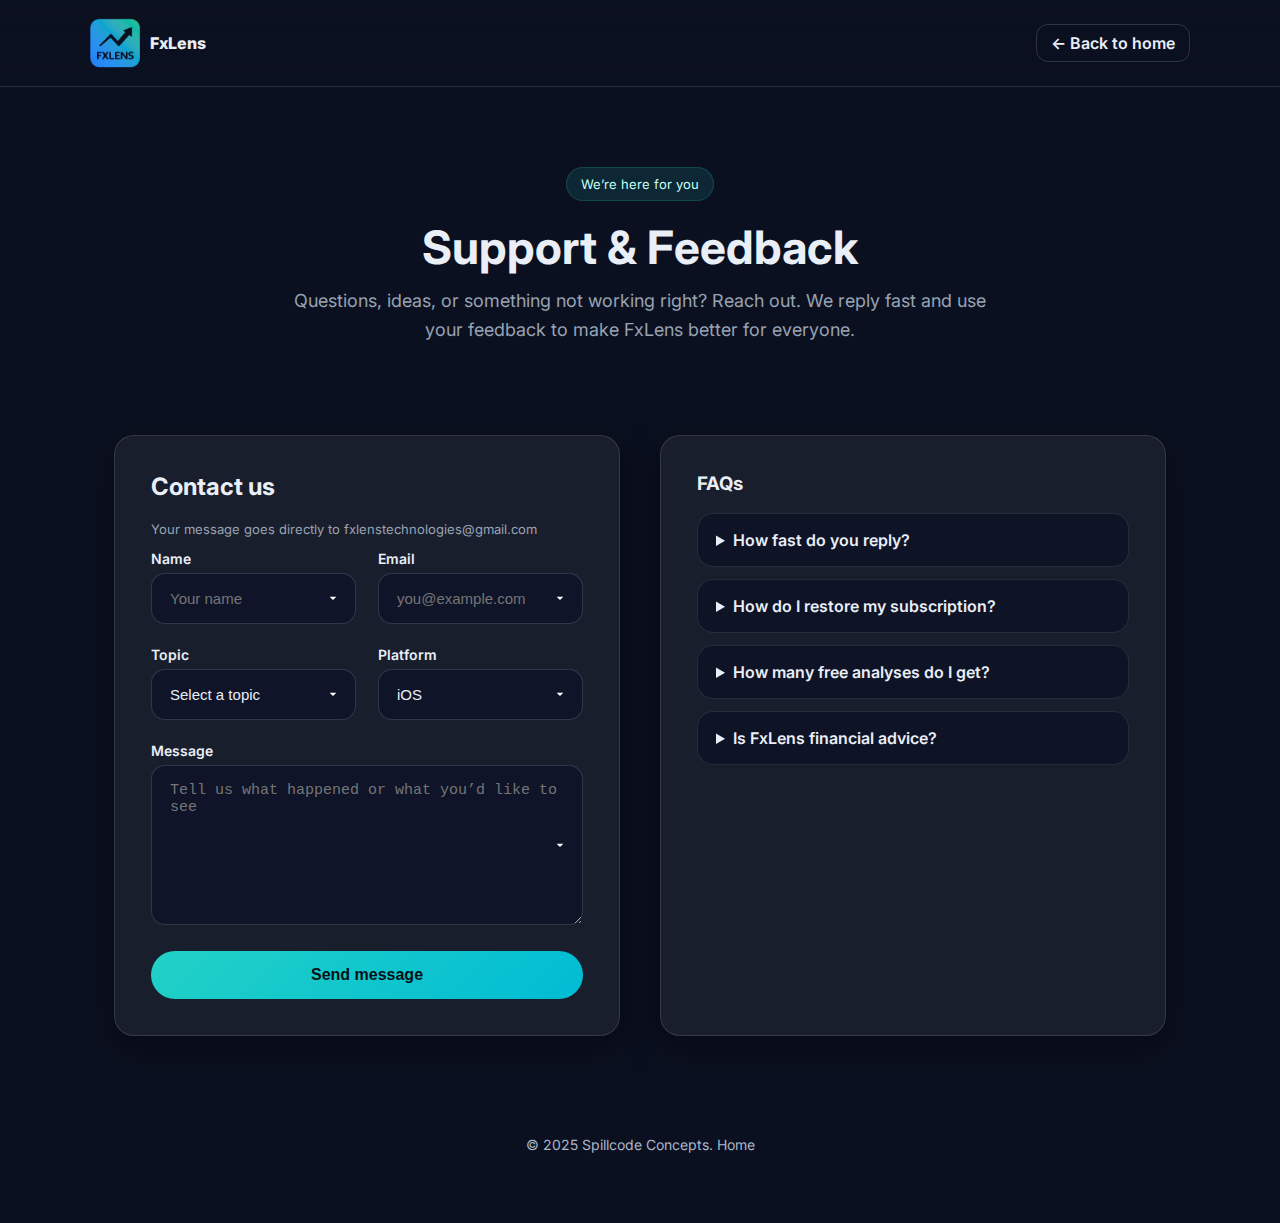
<file: support.html>
<!doctype html>
<html lang="en">
<head>
  <meta charset="utf-8" />
  <meta name="viewport" content="width=device-width, initial-scale=1" />
  <title>FxLens Support</title>
  <link rel="preconnect" href="https://fonts.googleapis.com">
  <link rel="preconnect" href="https://fonts.gstatic.com" crossorigin>
  <link href="https://fonts.googleapis.com/css2?family=Inter:wght@400;500;600;700;800&display=swap" rel="stylesheet">
  <style>
    :root {
      --bg: #0b1020;
      --muted: #98a3b3;
      --text: #e9eef7;
      --brand: #22d1c6;
      --brand-2: #00bcd4;
      --radius: 20px;
      --glass: rgba(255,255,255,.06);
      --glass-border: 1px solid rgba(255,255,255,.12);
      --shadow: 0 12px 36px rgba(0,0,0,.4);
    }
    *{ box-sizing: border-box; }
    html,body{ margin:0; padding:0; background:var(--bg); color:var(--text); font-family:'Inter',system-ui; }
    a{ color:inherit; text-decoration:none; }
    .container{ width:100%; max-width:1100px; margin:0 auto; padding:0 24px; }

    /* Nav */
    .nav{ background:linear-gradient(180deg, rgba(11,16,32,0.9), rgba(11,16,32,0.6)); border-bottom:var(--glass-border); }
    .nav-inner{ display:flex; align-items:center; justify-content:space-between; padding:18px 0; }
    .brand{ display:flex; align-items:center; gap:10px; font-weight:800; }
    .brand-badge{ width:38px; height:38px; border-radius:12px; display:grid; place-items:center; background:linear-gradient(135deg, var(--brand), var(--brand-2)); color:#05121a; font-weight:900; }
    .home-link{ border:1px solid rgba(255,255,255,.15); padding:8px 14px; border-radius:12px; font-weight:600; }

    /* Hero */
    .hero{ padding:80px 0 40px; text-align:center; position:relative; }
    .kicker{ display:inline-block; font-size:13px; padding:8px 14px; border-radius:999px; background:rgba(34,209,198,.12); border:1px solid rgba(34,209,198,.2); color:#c7fff6; }
    h1{ font-size:clamp(32px,5vw,46px); margin:18px 0 12px; }
    .lead{ color:var(--muted); font-size:18px; max-width:700px; margin:0 auto; line-height:1.6; }

    /* Grid */
    .grid{ display:grid; grid-template-columns:1fr 1fr; gap:40px; margin:50px auto; }
    @media(max-width: 900px){ .grid{ grid-template-columns:1fr; gap:30px; } }

    /* Cards */
    .card{ background:var(--glass); border:var(--glass-border); border-radius:var(--radius); box-shadow:var(--shadow); padding:36px; }
    .card h2,.card h3{ margin-top:0; font-weight:700; }

    /* Form */
    form{ display:grid; gap:22px; }
    .row{ display:grid; grid-template-columns:1fr 1fr; gap:22px; }
    @media(max-width: 600px){ .row{ grid-template-columns:1fr; } .nav{padding: 0 20px;} }
    label{ font-weight:600; font-size:14px; margin-bottom:6px; display:block; }
    input, select, textarea{
      width:100%; padding:16px 18px; border-radius:14px; border:1px solid rgba(255,255,255,.15);
      background:#0f1429; color:var(--text); font-size:15px; outline:none; transition:.2s;
      appearance:none; /* hide native arrow */
      background-image:url("data:image/svg+xml;utf8,<svg fill='white' height='16' viewBox='0 0 24 24' width='16' xmlns='http://www.w3.org/2000/svg'><path d='M7 10l5 5 5-5z'/></svg>");
      background-repeat:no-repeat; background-position:right 14px center; background-size:16px;
    }
    input:focus, select:focus, textarea:focus{ border-color:var(--brand); box-shadow:0 0 0 3px rgba(34,209,198,.25); }
    textarea{ min-height:160px; resize:vertical; }
    .btn{ padding:15px 22px; border-radius:999px; font-weight:700; cursor:pointer; font-size:16px; border:0; }
    .btn-primary{ background:linear-gradient(135deg, var(--brand), var(--brand-2)); color:#041016; }
    .note{ font-size:13px; color:var(--muted); }

    /* FAQ */
    details{ background:#0e1326; border:1px solid rgba(255,255,255,.1); border-radius:16px; padding:16px 18px; margin-bottom:12px; }
    summary{ cursor:pointer; font-weight:600; }
    summary::-webkit-details-marker{ display:none; }
    .faq p{ margin:10px 0 0; color:var(--muted); line-height:1.5; }

    /* Footer */
    .footer{ padding:50px 0 70px; color:#aab6c8; text-align:center; font-size:14px; }
  </style>
</head>
<body>
  <header class="nav">
    <div class="container nav-inner">
      <div class="brand">
        <img src="fxlens_icon.png" style="width: 50px;" alt="">
        <span>FxLens</span>
      </div>
      <a class="home-link" href="index.html">← Back to home</a>
    </div>
  </header>

  <main>
    <section class="hero">
      <div class="container">
        <span class="kicker">We’re here for you</span>
        <h1>Support & Feedback</h1>
        <p class="lead">Questions, ideas, or something not working right? Reach out. We reply fast and use your feedback to make FxLens better for everyone.</p>
      </div>
    </section>

    <section>
      <div class="container grid">
        <!-- Contact form -->
        <div class="card">
          <h2>Contact us</h2>
          <p class="note">Your message goes directly to <a href="mailto:fxlenstechnologies@gmail.com">fxlenstechnologies@gmail.com</a></p>
          <form id="support-form">
            <div class="row">
              <div>
                <label for="name">Name</label>
                <input id="name" name="name" placeholder="Your name" required />
              </div>
              <div>
                <label for="email">Email</label>
                <input id="email" name="email" type="email" placeholder="you@example.com" required />
              </div>
            </div>
            <div class="row">
              <div>
                <label for="topic">Topic</label>
                <select id="topic" name="topic" required>
                  <option value="">Select a topic</option>
                  <option>Account or subscription</option>
                  <option>Report a bug</option>
                  <option>Feature request</option>
                  <option>AI analysis quality</option>
                  <option>Other</option>
                </select>
              </div>
              <div>
                <label for="platform">Platform</label>
                <select id="platform" name="platform">
                  <option>iOS</option>
                  <option>Android</option>
                  <option>Both</option>
                </select>
              </div>
            </div>
            <div>
              <label for="message">Message</label>
              <textarea id="message" name="message" placeholder="Tell us what happened or what you’d like to see"></textarea>
            </div>
            <button class="btn btn-primary" type="submit">Send message</button>
          </form>
        </div>

        <!-- FAQ -->
        <div class="card faq">
          <h3>FAQs</h3>
          <details>
            <summary>How fast do you reply?</summary>
            <p>We usually respond within one business day. During launches it can take a bit longer but we do our best to be quick.</p>
          </details>
          <details>
            <summary>How do I restore my subscription?</summary>
            <p>Open FxLens, go to Profile → Manage subscription → Restore purchases. If you still have trouble, email us your receipt so we can help.</p>
          </details>
          <details>
            <summary>How many free analyses do I get?</summary>
            <p>New users get a limited number of free analyses. You can subscribe to unlock more capacity.</p>
          </details>
          <details>
            <summary>Is FxLens financial advice?</summary>
            <p>No. FxLens provides educational insights. Always do your own research and trade responsibly.</p>
          </details>
        </div>
      </div>
    </section>
  </main>

  <footer class="footer">
    <div class="container">© 2025 Spillcode Concepts. <a href="index.html">Home</a></div>
  </footer>

  <script>
    const form = document.getElementById('support-form');
    form?.addEventListener('submit', (e) => {
      e.preventDefault();
      const name = document.getElementById('name').value.trim();
      const email = document.getElementById('email').value.trim();
      const topic = document.getElementById('topic').value;
      const platform = document.getElementById('platform').value;
      const message = document.getElementById('message').value.trim();
      if(!name || !email || !topic){ alert('Please fill your name, email, and topic.'); return; }
      const subject = encodeURIComponent(`[FxLens Support] ${topic}`);
      const body = encodeURIComponent(`Name: ${name}\nEmail: ${email}\nPlatform: ${platform}\n\nMessage:\n${message}`);
      window.location.href = `mailto:fxlenstechnologies@gmail.com?subject=${subject}&body=${body}`;
    });
  </script>
</body>
</html>
</file>
